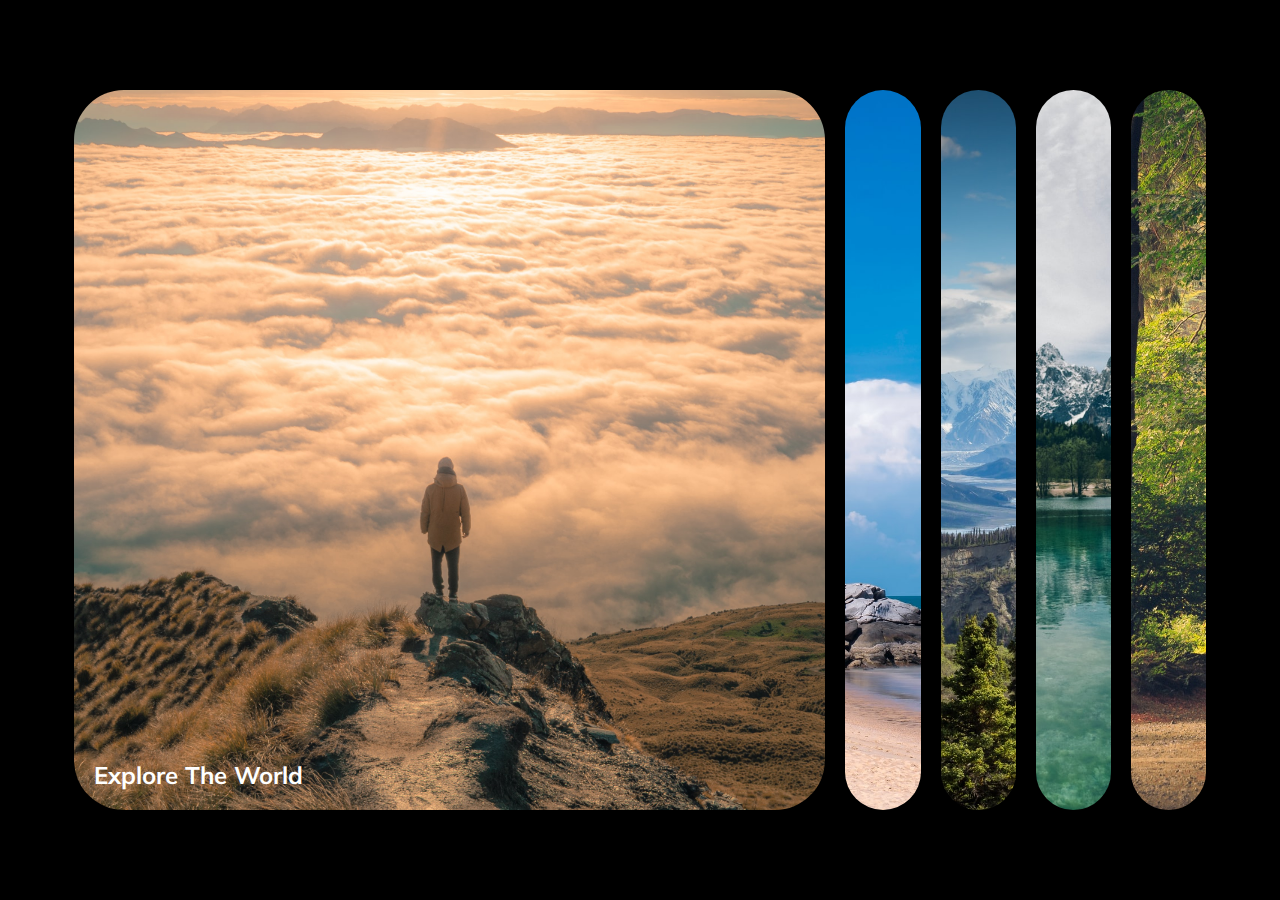
<file: expanding-cards/index.html>
<!DOCTYPE html>
<html lang="en">

<head>
    <meta charset="UTF-8">
    <meta http-equiv="X-UA-Compatible" content="IE=edge">
    <meta name="viewport" content="width=device-width, initial-scale=1.0">
    <link rel="stylesheet" href="style.css">
    <title>Expanding Cards</title>
</head>

<body>
    <div class="container">
        <div class="panel active explore">
            <h3>Explore The World</h3>
        </div>
        <div class="panel beach">
            <h3>Sunny Beaches</h3>
        </div>
        <div class="panel mountain">
            <h3>Snowy Mountains</h3>
        </div>
        <div class="panel lake">
            <h3>Crystal Clear Lakes</h3>
        </div>
        <div class="panel forest">
            <h3>Green Forests</h3>
        </div>
    </div>

    <script src="script.js"></script>
</body>

</html>
</file>
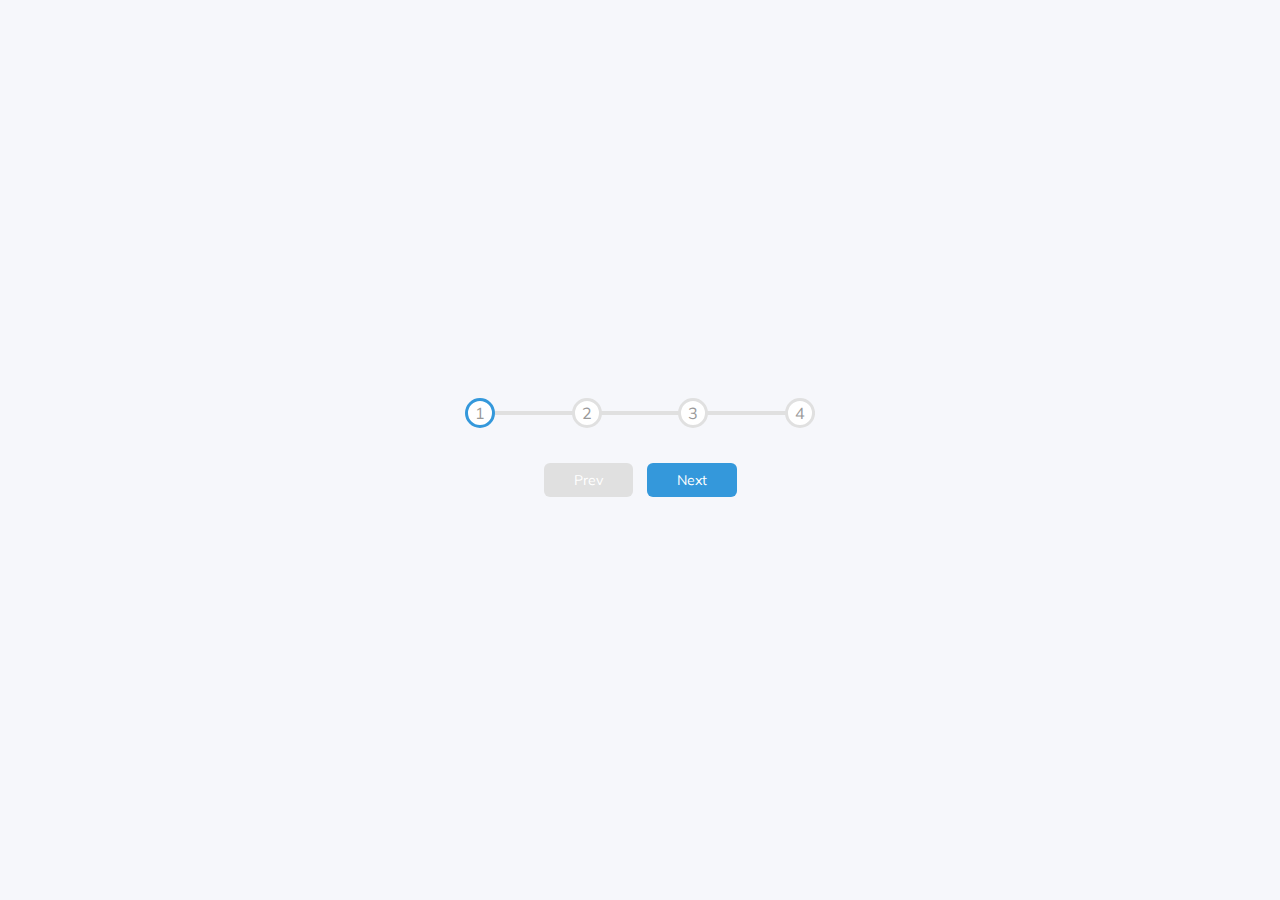
<file: progress-indicator/index.html>
<!DOCTYPE html>
<html lang="en">

<head>
    <meta charset="UTF-8">
    <meta http-equiv="X-UA-Compatible" content="IE=edge">
    <meta name="viewport" content="width=device-width, initial-scale=1.0">
    <link rel="stylesheet" href="style.css">
    <title>Progress Indicator</title>
</head>

<body>
    <div class="container">
        <div class="progress-container">
            <div class="progress" id="progress"></div>
            <div class="circle active">1</div>
            <div class="circle">2</div>
            <div class="circle">3</div>
            <div class="circle">4</div>
        </div>

        <button class="btn" id="prev" disabled>Prev</button>
        <button class="btn" id="next">Next</button>
    </div>

    <script src="script.js"></script>
</body>

</html>
</file>
<file: expanding-cards/style.css>
@import url('https://fonts.googleapis.com/css?family=Muli&display=swap');

* {
    box-sizing: border-box;
}

body {
    font-family: 'Muli', sans-serif;
    display: flex;
    align-items: center;
    justify-content: center;
    height: 100vh;
    overflow: hidden;
    margin: 0;
    background-color: black;
}

.container {
    display: flex;
    width: 90vw;
}

.panel {
    background-size: cover;
    background-position: center;
    background-repeat: no-repeat;
    height: 80vh;
    border-radius: 50px;
    color: #fff;
    flex: 0.5;
    margin: 10px;
    position: relative;
    transition: flex 0.7s ease-in;
}

.panel h3 {
    font-size: 24px;
    position: absolute;
    bottom: 20px;
    left: 20px;
    margin: 0;
    opacity: 0;
}

.panel.active {
    flex: 5;
}

.panel.active h3 {
    opacity: 1;
    transition: opacity 0.3s ease-in 0.4s;
}

.explore {
    background-image: url(assets/explore.jpg);
}

.beach {
    background-image: url(assets/beach.jpg);
}

.mountain {
    background-image: url(assets/mountains.jpg);
}

.lake {
    background-image: url(assets/lake.jpg);
}

.forest {
    background-image: url(assets/forest.jpg);
}

@media(max-width: 480px) {
    .container {
        width: 100vw;
    }

    .panel:nth-of-type(4),
    .panel:nth-of-type(5) {
        display: none;
    }
}
</file>
<file: progress-indicator/style.css>
@import url('https://fonts.googleapis.com/css?family=Muli&display=swap');

/* custom property (variable) example */
/* root is the scope for variable/property */
:root {
    --line-border-fill: #3498db;
    --line-border-empty: #e0e0e0;
}

* {
    box-sizing: border-box;
}

body {
    background-color: #f6f7fb;
    font-family: 'Muli', sans-serif;
    display: flex;
    flex-direction: column;
    align-items: center;
    justify-content: center;
    height: 100vh;
    overflow: hidden;
    margin: 0;
}

.container {
    text-align: center;
}

.progress-container {
    display: flex;
    justify-content: space-between;
    position: relative;
    margin-bottom: 30px;
    max-width: 100%;
    width: 350px;
}

.progress-container::before {
    content: '';
    background-color: var(--line-border-empty);
    position: absolute;
    top: 50%;
    left: 0;
    height: 4px;
    width: 100%;
    transform: translateY(-50%);
    z-index: -1;
}

/* blue line */
.progress {
    background-color: var(--line-border-fill);
    position: absolute;
    top: 50%;
    left: 0;
    height: 4px;
    width: 0%; /* to see line set to anything above 0% */
    transform: translateY(-50%);
    z-index: -1;
    transition: .4s ease;
}

.circle {
    background-color: #fff;
    color: #999;
    border-radius: 50%;
    height: 30px;
    width: 30px;
    display: flex;
    align-items: center;
    justify-content: center;
    border: 3px solid var(--line-border-empty);
    transition: .4s ease;
}

.circle.active {
    border-color: var(--line-border-fill);
}

.btn {
    background-color: var(--line-border-fill);
    color: #fff;
    border: 0;
    border-radius: 6px;
    cursor: pointer;
    font-family: inherit;
    padding: 8px 30px;
    margin: 5px;
    font-size: 14px;
}

.btn:active {
    transform: scale(0.98);
}

.btn:focus {
    outline: 0;
}

.btn:disabled {
    background-color: var(--line-border-empty);
    cursor: not-allowed;
}
</file>
